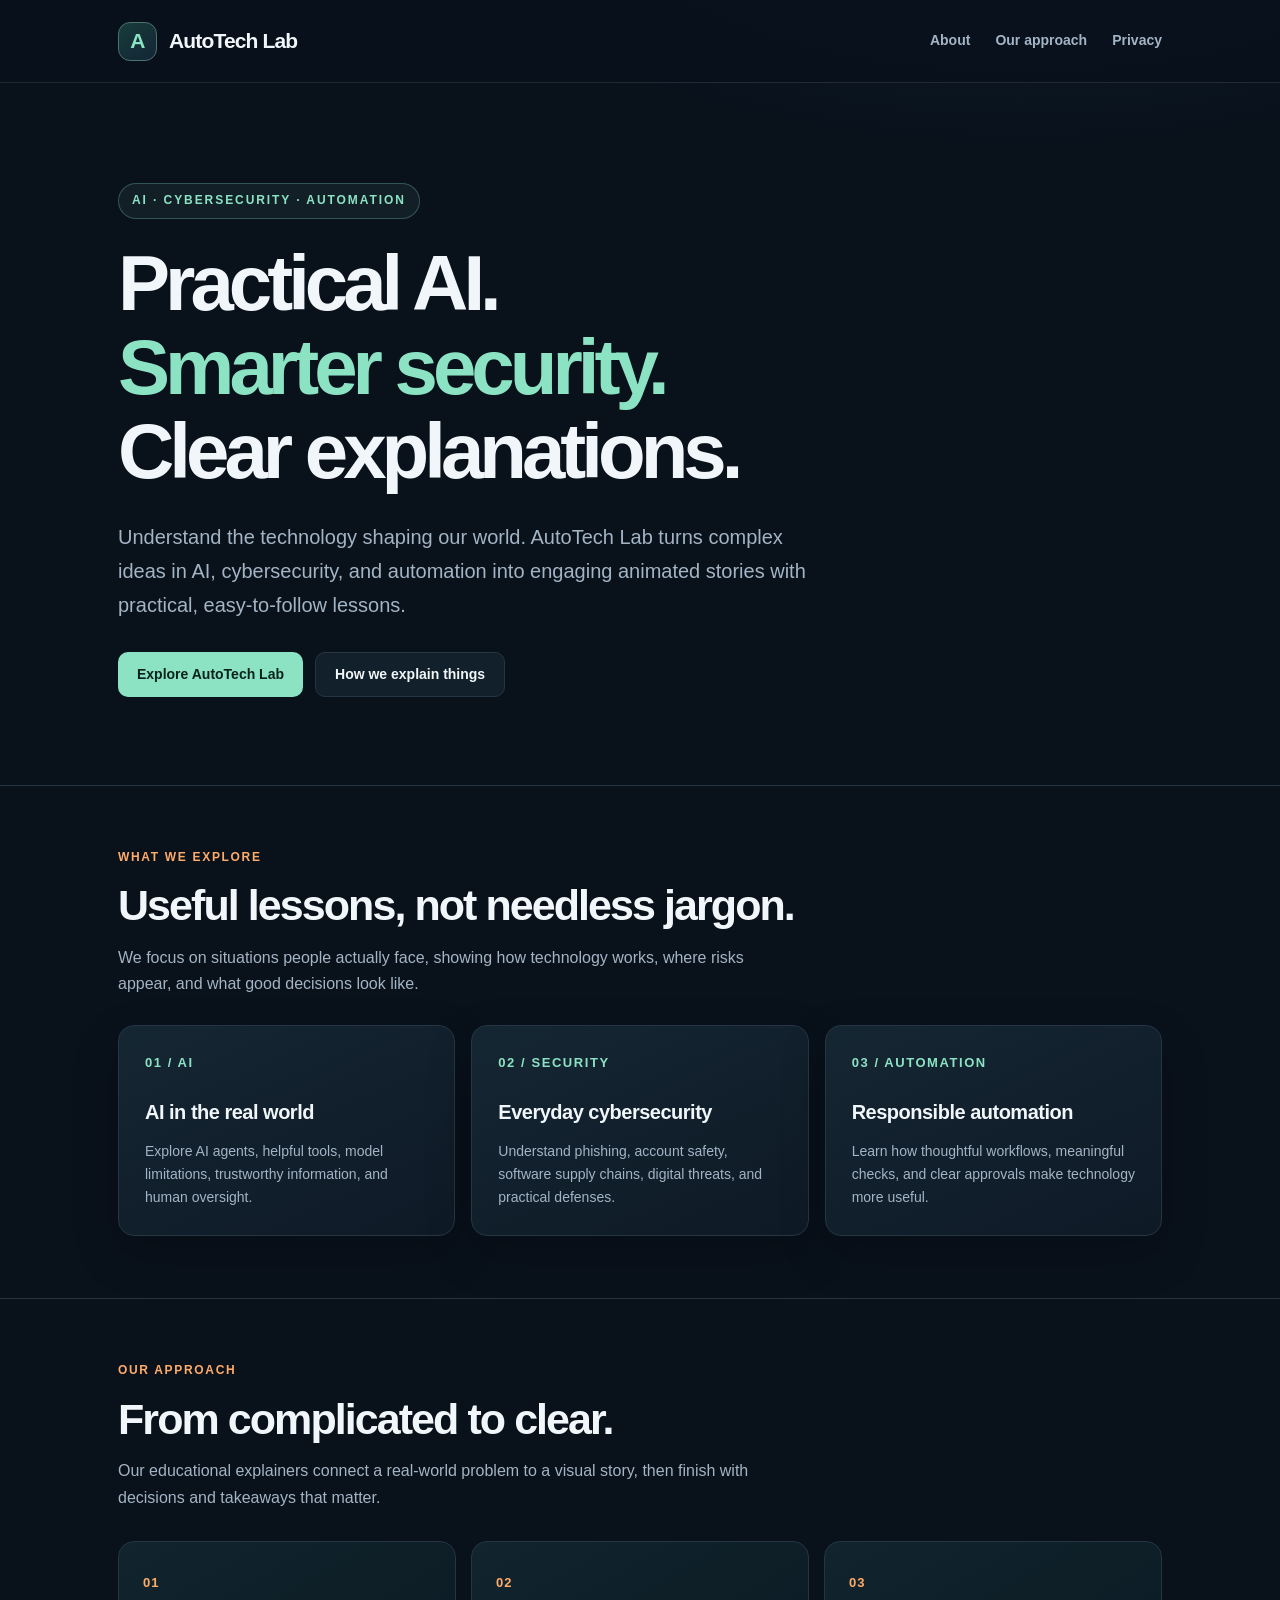
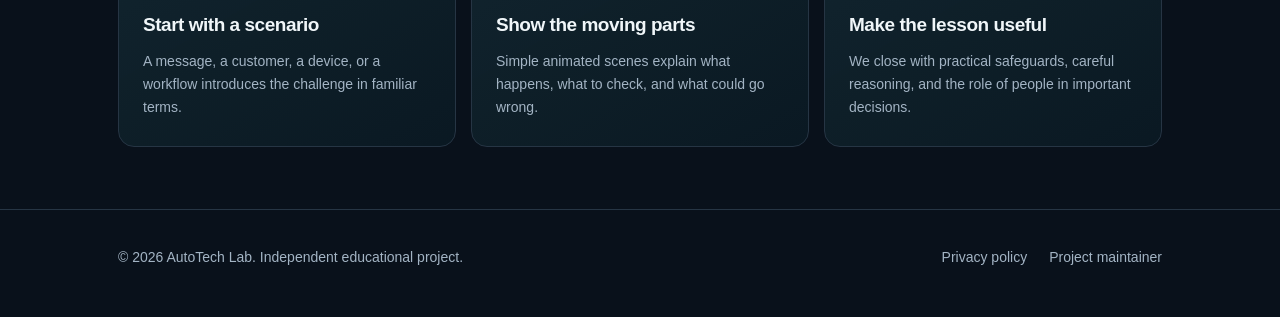
<file: index.html>
<!doctype html>
<html lang="en">
<head>
  <meta charset="utf-8">
  <meta name="viewport" content="width=device-width, initial-scale=1">
  <meta name="description" content="AutoTech Lab creates practical animated explainers about artificial intelligence, cybersecurity, and useful automation.">
  <meta name="theme-color" content="#09111b">
  <title>AutoTech Lab — Practical AI, Cybersecurity &amp; Automation</title>
  <link rel="icon" type="image/svg+xml" href="favicon.svg">
  <link rel="stylesheet" href="styles.css">
</head>
<body>
  <header class="topbar">
    <nav class="nav container" aria-label="Main navigation">
      <a class="brand" href="./"><span class="brandmark" aria-hidden="true">A</span> AutoTech Lab</a>
      <div class="navlinks">
        <a href="#about">About</a>
        <a href="#approach">Our approach</a>
        <a href="privacy.html">Privacy</a>
      </div>
    </nav>
  </header>
  <main>
    <div class="container">
      <section class="hero" aria-labelledby="hero-title">
        <div class="eyebrow">AI · Cybersecurity · Automation</div>
        <h1 id="hero-title">Practical AI.<br><span>Smarter security.</span><br>Clear explanations.</h1>
        <p class="lede">Understand the technology shaping our world. AutoTech Lab turns complex ideas in AI, cybersecurity, and automation into engaging animated stories with practical, easy-to-follow lessons.</p>
        <div class="buttons">
          <a class="button button-primary" href="#about">Explore AutoTech Lab</a>
          <a class="button button-secondary" href="#approach">How we explain things</a>
        </div>
      </section>
    </div>
    <section class="section" id="about">
      <div class="container">
        <div class="section-kicker">What we explore</div>
        <h2>Useful lessons, not needless jargon.</h2>
        <p class="intro">We focus on situations people actually face, showing how technology works, where risks appear, and what good decisions look like.</p>
        <div class="grid">
          <article class="card">
            <div class="number">01 / AI</div>
            <h3>AI in the real world</h3>
            <p>Explore AI agents, helpful tools, model limitations, trustworthy information, and human oversight.</p>
          </article>
          <article class="card">
            <div class="number">02 / SECURITY</div>
            <h3>Everyday cybersecurity</h3>
            <p>Understand phishing, account safety, software supply chains, digital threats, and practical defenses.</p>
          </article>
          <article class="card">
            <div class="number">03 / AUTOMATION</div>
            <h3>Responsible automation</h3>
            <p>Learn how thoughtful workflows, meaningful checks, and clear approvals make technology more useful.</p>
          </article>
        </div>
      </div>
    </section>
    <section class="section" id="approach">
      <div class="container">
        <div class="section-kicker">Our approach</div>
        <h2>From complicated to clear.</h2>
        <p class="intro">Our educational explainers connect a real-world problem to a visual story, then finish with decisions and takeaways that matter.</p>
        <div class="process">
          <div class="process-step"><div class="process-number">01</div><div><h3>Start with a scenario</h3><p>A message, a customer, a device, or a workflow introduces the challenge in familiar terms.</p></div></div>
          <div class="process-step"><div class="process-number">02</div><div><h3>Show the moving parts</h3><p>Simple animated scenes explain what happens, what to check, and what could go wrong.</p></div></div>
          <div class="process-step"><div class="process-number">03</div><div><h3>Make the lesson useful</h3><p>We close with practical safeguards, careful reasoning, and the role of people in important decisions.</p></div></div>
        </div>
      </div>
    </section>
  </main>
  <footer class="footer">
    <div class="container footer-inner">
      <span>© 2026 AutoTech Lab. Independent educational project.</span>
      <div class="footerlinks">
        <a href="privacy.html">Privacy policy</a>
        <a href="https://github.com/talhafarid418" rel="noopener noreferrer">Project maintainer</a>
      </div>
    </div>
  </footer>
</body>
</html>
</file>
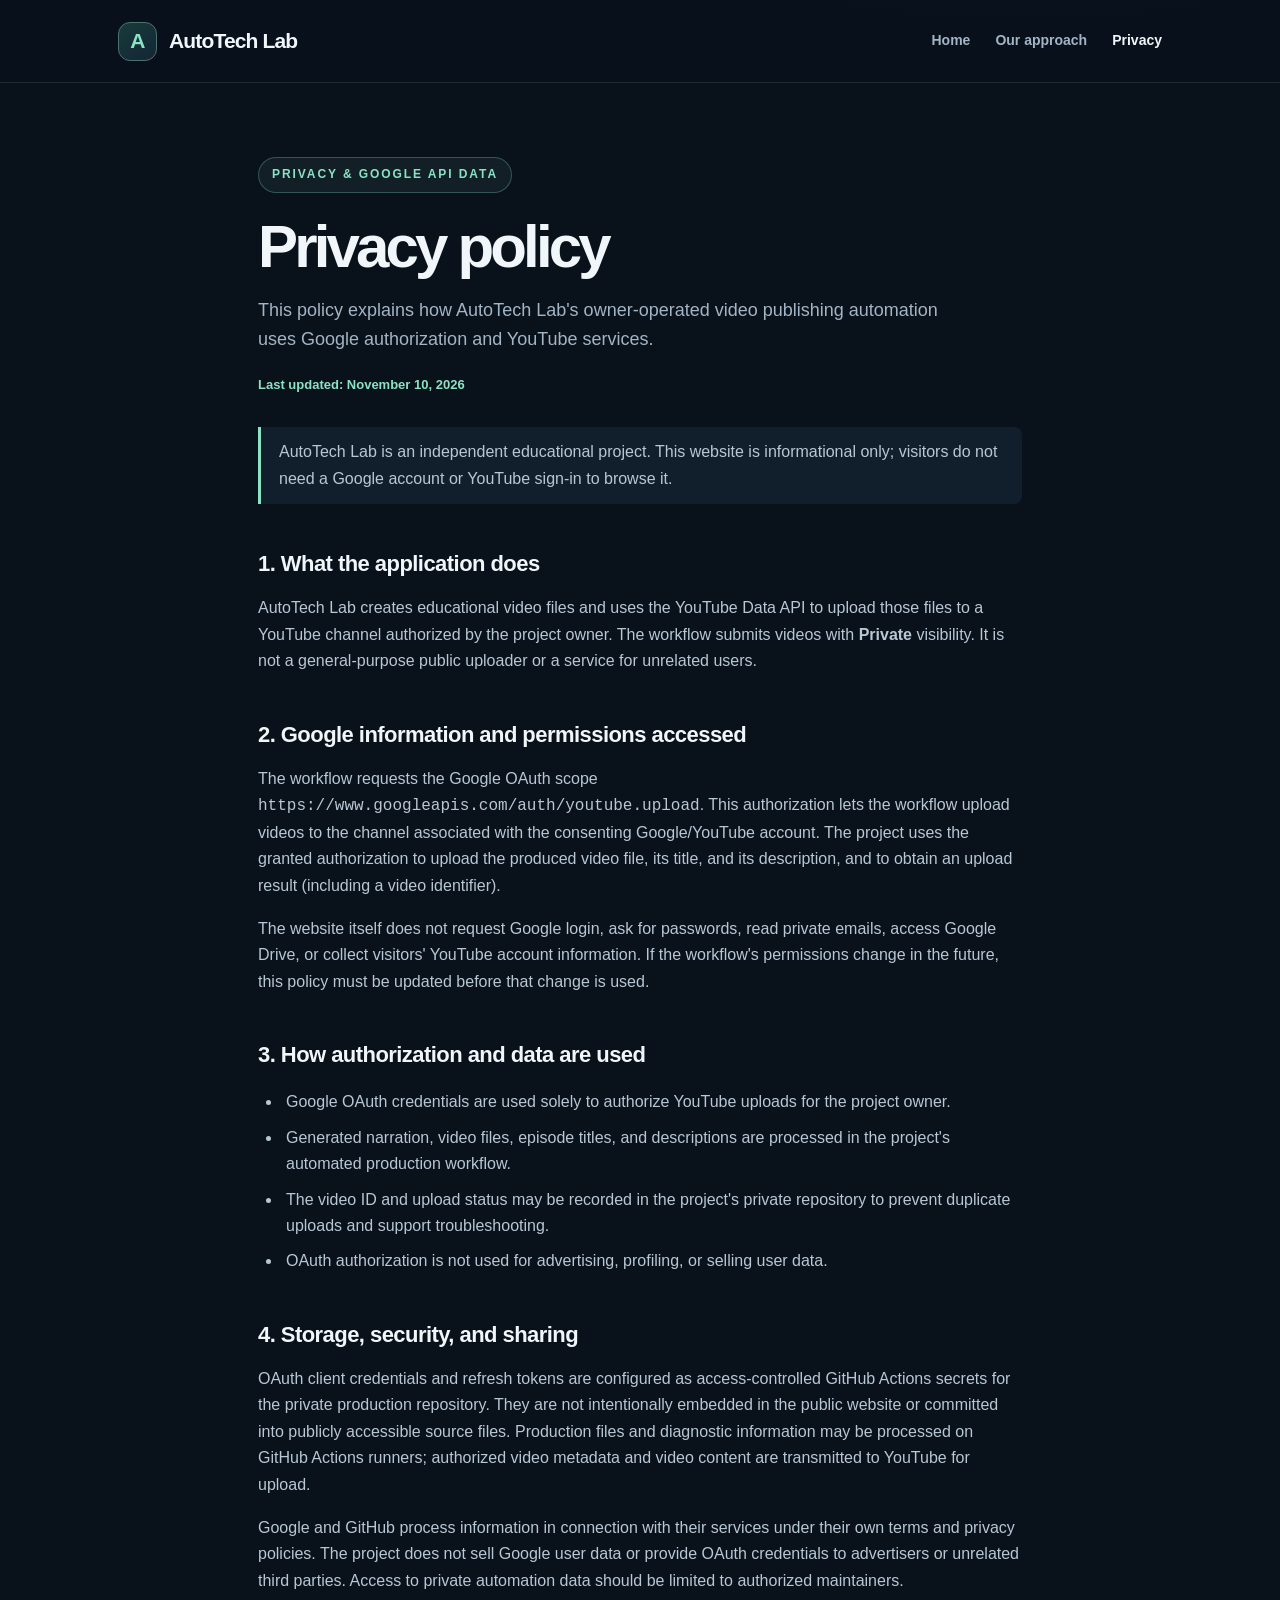
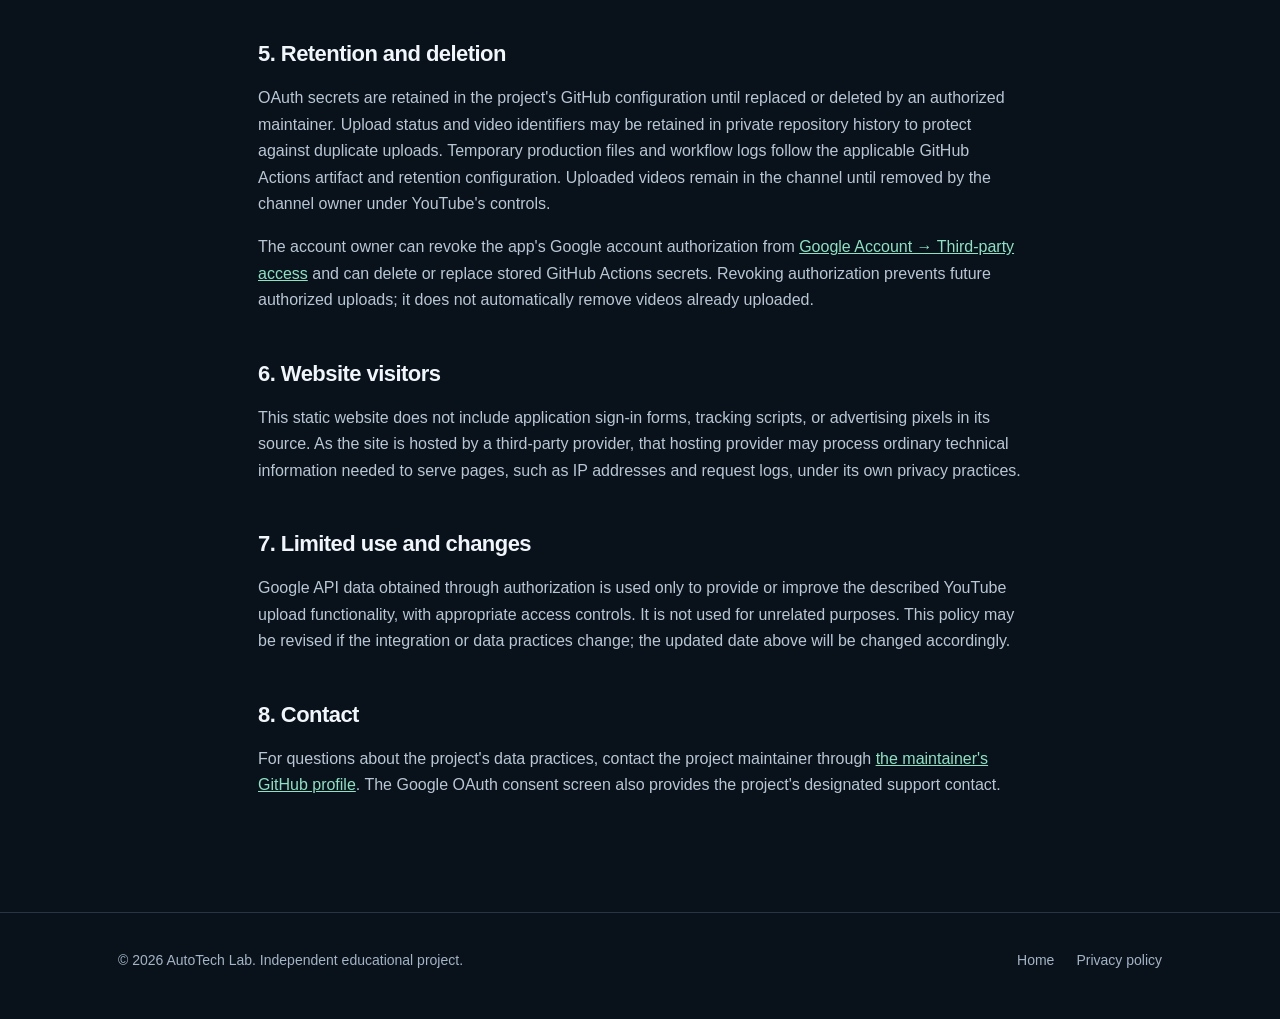
<file: privacy.html>
<!doctype html>
<html lang="en">
<head>
  <meta charset="utf-8">
  <meta name="viewport" content="width=device-width, initial-scale=1">
  <meta name="description" content="Privacy policy for AutoTech Lab's owner-operated YouTube upload automation.">
  <meta name="theme-color" content="#09111b">
  <title>Privacy Policy — AutoTech Lab</title>
  <link rel="icon" type="image/svg+xml" href="favicon.svg">
  <link rel="stylesheet" href="styles.css">
</head>
<body>
  <header class="topbar"><nav class="nav container" aria-label="Main navigation"><a class="brand" href="./"><span class="brandmark" aria-hidden="true">A</span> AutoTech Lab</a><div class="navlinks"><a href="./">Home</a><a href="./#approach">Our approach</a><a href="privacy.html" aria-current="page">Privacy</a></div></nav></header>
  <main class="container doc">
    <div class="eyebrow">Privacy &amp; Google API data</div>
    <h1>Privacy policy</h1>
    <p class="lead">This policy explains how AutoTech Lab's owner-operated video publishing automation uses Google authorization and YouTube services.</p>
    <p class="updated">Last updated: November 10, 2026</p>
    <p class="inline-note">AutoTech Lab is an independent educational project. This website is informational only; visitors do not need a Google account or YouTube sign-in to browse it.</p>
    <h2>1. What the application does</h2>
    <p>AutoTech Lab creates educational video files and uses the YouTube Data API to upload those files to a YouTube channel authorized by the project owner. The workflow submits videos with <strong>Private</strong> visibility. It is not a general-purpose public uploader or a service for unrelated users.</p>
    <h2>2. Google information and permissions accessed</h2>
    <p>The workflow requests the Google OAuth scope <code>https://www.googleapis.com/auth/youtube.upload</code>. This authorization lets the workflow upload videos to the channel associated with the consenting Google/YouTube account. The project uses the granted authorization to upload the produced video file, its title, and its description, and to obtain an upload result (including a video identifier).</p>
    <p>The website itself does not request Google login, ask for passwords, read private emails, access Google Drive, or collect visitors' YouTube account information. If the workflow's permissions change in the future, this policy must be updated before that change is used.</p>
    <h2>3. How authorization and data are used</h2>
    <ul>
      <li>Google OAuth credentials are used solely to authorize YouTube uploads for the project owner.</li>
      <li>Generated narration, video files, episode titles, and descriptions are processed in the project's automated production workflow.</li>
      <li>The video ID and upload status may be recorded in the project's private repository to prevent duplicate uploads and support troubleshooting.</li>
      <li>OAuth authorization is not used for advertising, profiling, or selling user data.</li>
    </ul>
    <h2>4. Storage, security, and sharing</h2>
    <p>OAuth client credentials and refresh tokens are configured as access-controlled GitHub Actions secrets for the private production repository. They are not intentionally embedded in the public website or committed into publicly accessible source files. Production files and diagnostic information may be processed on GitHub Actions runners; authorized video metadata and video content are transmitted to YouTube for upload.</p>
    <p>Google and GitHub process information in connection with their services under their own terms and privacy policies. The project does not sell Google user data or provide OAuth credentials to advertisers or unrelated third parties. Access to private automation data should be limited to authorized maintainers.</p>
    <h2>5. Retention and deletion</h2>
    <p>OAuth secrets are retained in the project's GitHub configuration until replaced or deleted by an authorized maintainer. Upload status and video identifiers may be retained in private repository history to protect against duplicate uploads. Temporary production files and workflow logs follow the applicable GitHub Actions artifact and retention configuration. Uploaded videos remain in the channel until removed by the channel owner under YouTube's controls.</p>
    <p>The account owner can revoke the app's Google account authorization from <a href="https://myaccount.google.com/permissions">Google Account → Third-party access</a> and can delete or replace stored GitHub Actions secrets. Revoking authorization prevents future authorized uploads; it does not automatically remove videos already uploaded.</p>
    <h2>6. Website visitors</h2>
    <p>This static website does not include application sign-in forms, tracking scripts, or advertising pixels in its source. As the site is hosted by a third-party provider, that hosting provider may process ordinary technical information needed to serve pages, such as IP addresses and request logs, under its own privacy practices.</p>
    <h2>7. Limited use and changes</h2>
    <p>Google API data obtained through authorization is used only to provide or improve the described YouTube upload functionality, with appropriate access controls. It is not used for unrelated purposes. This policy may be revised if the integration or data practices change; the updated date above will be changed accordingly.</p>
    <h2>8. Contact</h2>
    <p>For questions about the project's data practices, contact the project maintainer through <a href="https://github.com/talhafarid418">the maintainer's GitHub profile</a>. The Google OAuth consent screen also provides the project's designated support contact.</p>
  </main>
  <footer class="footer"><div class="container footer-inner"><span>© 2026 AutoTech Lab. Independent educational project.</span><div class="footerlinks"><a href="./">Home</a><a href="privacy.html">Privacy policy</a></div></div></footer>
</body>
</html>
</file>
<file: styles.css>
:root{color-scheme:dark;--bg:#09111b;--bg2:#0d1824;--panel:#111f2d;--line:#263544;--text:#f0f6f9;--muted:#a3b4c4;--orange:#ffab69;--mint:#8be3c4;--shadow:0 18px 48px rgba(0,0,0,.2)}
*{box-sizing:border-box}html{scroll-behavior:smooth}body{margin:0;background:radial-gradient(ellipse 950px 500px at 80% -10%,rgba(41,118,125,.19),transparent 70%),var(--bg);color:var(--text);font:16px/1.65 -apple-system,BlinkMacSystemFont,"Segoe UI",Roboto,Helvetica,Arial,sans-serif}a{color:var(--mint)}a:hover{color:#c9ffea}a:focus-visible{outline:2px solid var(--orange);outline-offset:4px;border-radius:3px}.container{max-width:1100px;margin:0 auto;padding:0 28px}.topbar{border-bottom:1px solid rgba(255,255,255,.1);background:rgba(9,17,27,.86)}.nav{min-height:82px;display:flex;align-items:center;justify-content:space-between;gap:20px}.brand{display:inline-flex;align-items:center;gap:12px;font-weight:800;color:var(--text);text-decoration:none;letter-spacing:-.04em;font-size:21px}.brandmark{width:39px;height:39px;display:grid;place-items:center;border:1px solid #4d726d;border-radius:12px;background:linear-gradient(145deg,#173c3a,#142536);color:var(--mint);font-size:21px}.navlinks{display:flex;align-items:center;gap:25px}.navlinks a{color:var(--muted);font-size:14px;font-weight:650;text-decoration:none}.navlinks a[aria-current=page],.navlinks a:hover{color:var(--text)}.hero{padding:100px 0 88px;max-width:870px}.eyebrow{display:inline-block;padding:7px 13px;border:1px solid rgba(139,227,196,.27);border-radius:100px;background:rgba(139,227,196,.07);color:var(--mint);font-size:12px;font-weight:800;text-transform:uppercase;letter-spacing:.16em}h1,h2,h3,p{margin-top:0}h1{font-size:clamp(42px,6.5vw,78px);line-height:1.08;letter-spacing:-.064em;margin:22px 0 26px;max-width:850px}h1 span{color:var(--mint)}.lede{max-width:690px;font-size:clamp(17px,2vw,20px);line-height:1.7;color:var(--muted)}.buttons{display:flex;flex-wrap:wrap;gap:12px;margin-top:30px}.button{display:inline-flex;align-items:center;justify-content:center;min-height:45px;border-radius:10px;padding:10px 19px;text-decoration:none;font-weight:750;font-size:14px}.button-primary{background:var(--mint);color:#08231d}.button-primary:hover{color:#08231d;background:#b3f4db}.button-secondary{border:1px solid var(--line);color:var(--text);background:#12202b}.button-secondary:hover{color:#fff;background:#182a39}.section{padding:62px 0;border-top:1px solid var(--line)}.section-kicker{color:var(--orange);font-weight:800;letter-spacing:.14em;text-transform:uppercase;font-size:12px;margin-bottom:13px}.section h2{font-size:clamp(29px,4vw,43px);letter-spacing:-.045em;line-height:1.17;margin-bottom:14px}.intro{max-width:675px;color:var(--muted)}.grid{display:grid;grid-template-columns:repeat(3,1fr);gap:16px;margin-top:28px}.card{padding:26px;border:1px solid var(--line);border-radius:16px;background:linear-gradient(155deg,rgba(22,40,53,.92),rgba(14,26,38,.94));box-shadow:var(--shadow)}.number{color:var(--mint);font-size:13px;letter-spacing:.12em;font-weight:800;margin-bottom:22px}.card h3{font-size:20px;letter-spacing:-.025em;margin-bottom:11px}.card p{color:var(--muted);font-size:14px;margin-bottom:0}.strip{display:grid;grid-template-columns:1fr 1fr;gap:22px;padding:30px;border:1px solid rgba(139,227,196,.24);border-radius:17px;background:rgba(139,227,196,.045);margin-top:25px}.strip p{margin:0;color:var(--muted);font-size:14px}.strip strong{color:var(--text)}.callout{margin-top:26px;color:var(--muted);font-size:14px}.process{display:grid;grid-template-columns:repeat(3,minmax(0,1fr));gap:15px;margin-top:30px}.process-step{padding:27px 24px;border:1px solid var(--line);border-radius:16px;background:linear-gradient(150deg,rgba(19,40,49,.85),rgba(10,25,35,.9))}.process-number{display:inline-flex;color:var(--orange);font-weight:850;letter-spacing:.08em;font-size:13px;margin-bottom:15px}.process-step h3{font-size:19px;letter-spacing:-.025em;margin-bottom:10px}.process-step p{color:var(--muted);font-size:14px;margin-bottom:0}.footer{border-top:1px solid var(--line);padding:36px 0 48px;color:var(--muted);font-size:14px}.footer-inner{display:flex;gap:18px;justify-content:space-between;align-items:center}.footerlinks{display:flex;flex-wrap:wrap;gap:22px}.footerlinks a{color:var(--muted);text-decoration:none}.footerlinks a:hover{color:var(--text)}.doc{max-width:820px;padding-top:74px;padding-bottom:96px}.doc h1{font-size:clamp(36px,5.7vw,60px);margin-bottom:16px}.doc .lead{color:var(--muted);font-size:18px;max-width:700px}.doc h2{font-size:22px;letter-spacing:-.025em;margin:42px 0 13px}.doc p,.doc li{color:#b8c7d4}.doc p{margin-bottom:17px}.doc ul{padding-left:24px}.doc li{padding-left:4px;margin-bottom:9px}.doc .updated{font-size:13px;color:var(--mint);font-weight:700;margin:19px 0 32px}.inline-note{border-left:3px solid var(--mint);padding:12px 18px;background:#111f2d;border-radius:0 8px 8px 0}.doc a{overflow-wrap:anywhere}@media(max-width:740px){.nav{min-height:72px}.navlinks{gap:12px}.navlinks a{font-size:13px}.hero{padding:74px 0 72px}h1{letter-spacing:-.05em}.grid,.process{grid-template-columns:1fr}.strip{grid-template-columns:1fr;padding:23px}.section{padding:50px 0}.footer-inner{flex-direction:column;align-items:flex-start}.container{padding:0 20px}}
</file>
